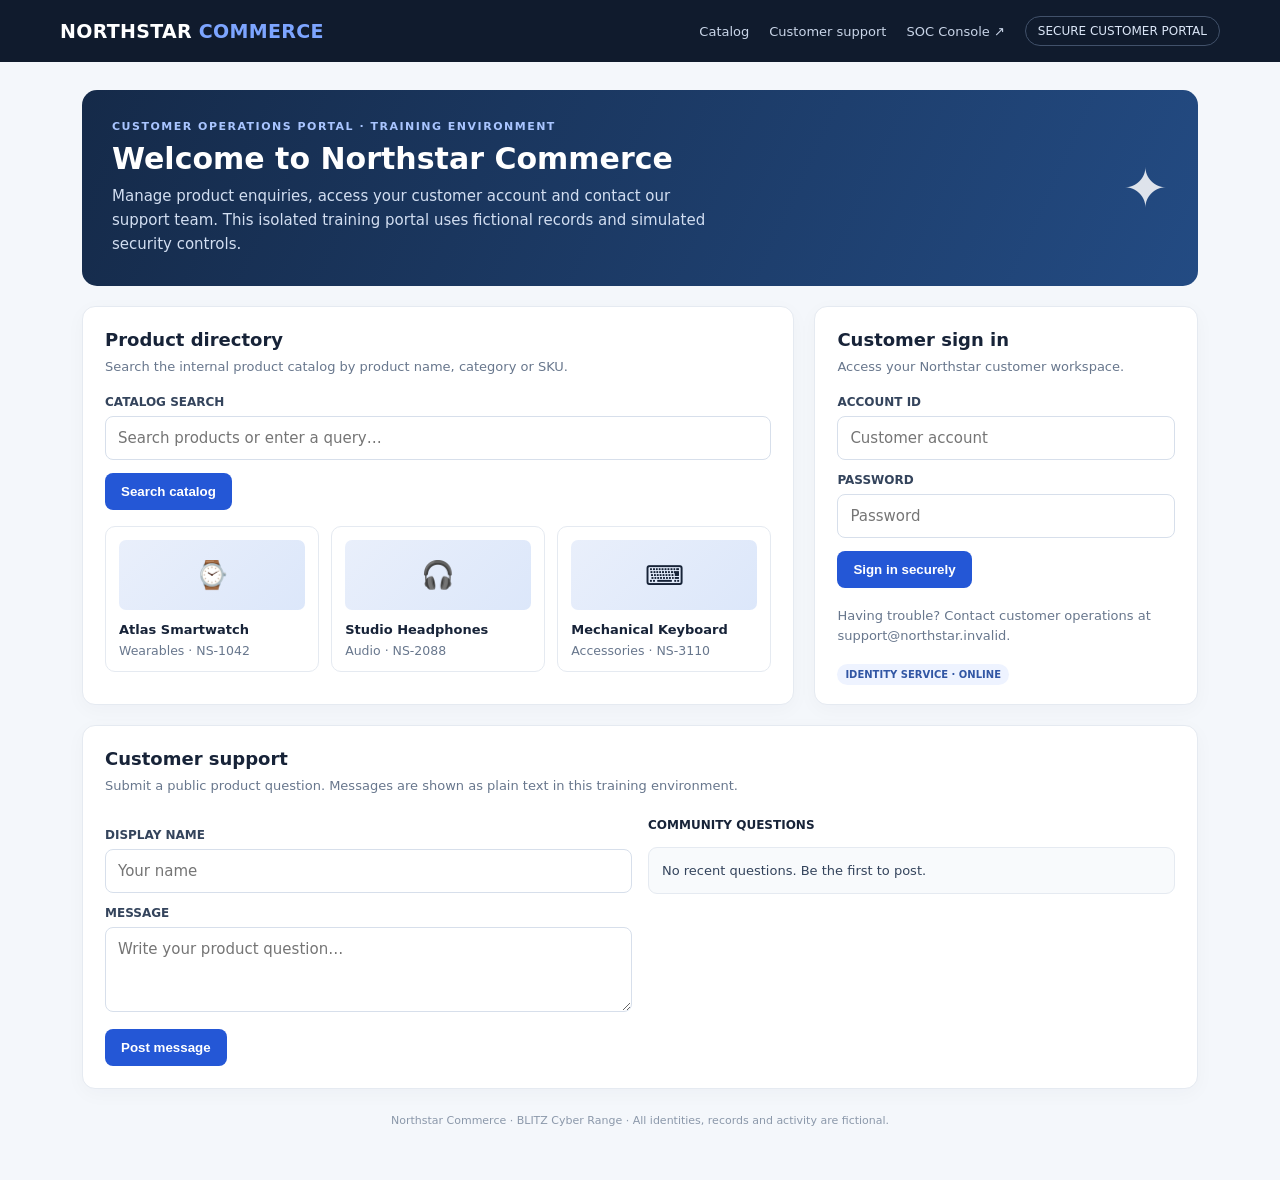
<file: web-threat-hunt/index.html>
<!doctype html>
<html lang="en"><head><meta charset="utf-8"><meta name="viewport" content="width=device-width,initial-scale=1"><title>Northstar Commerce | Secure Portal</title><style>
:root{--navy:#101b2d;--ink:#172338;--muted:#68778d;--line:#e5eaf1;--bg:#f4f7fb;--blue:#2457d6;--green:#13865c;--red:#c83e4d}*{box-sizing:border-box}body{margin:0;background:var(--bg);color:var(--ink);font:15px Inter,system-ui,Segoe UI,Arial,sans-serif}header{background:var(--navy);color:#fff;padding:16px max(22px,calc((100% - 1160px)/2));display:flex;justify-content:space-between;align-items:center;gap:20px}.brand{font-weight:800;letter-spacing:.3px;font-size:19px}.brand span{color:#7da5ff}.nav{display:flex;gap:20px;align-items:center}.nav a{color:#c9d5e8;text-decoration:none;font-size:13px}.pill{border:1px solid #41516a;border-radius:30px;padding:7px 12px;color:#dbe6f7;font-size:12px}.wrap{max-width:1160px;margin:28px auto;padding:0 22px}.hero{background:linear-gradient(115deg,#152a49,#234b83);color:#fff;padding:30px;border-radius:15px;display:flex;justify-content:space-between;align-items:center;gap:24px}.eyebrow{color:#a9c5ff;text-transform:uppercase;letter-spacing:1.5px;font-size:11px;font-weight:700}.hero h1{font-size:30px;margin:8px 0}.hero p{color:#d2def1;max-width:620px;line-height:1.6;margin:0}.hero-mark{font-size:54px;opacity:.85}.layout{display:grid;grid-template-columns:1.3fr .7fr;gap:20px;margin-top:20px}.card{background:#fff;border:1px solid var(--line);border-radius:13px;padding:22px;box-shadow:0 5px 20px #17233808}.card h2{font-size:18px;margin:0 0 7px}.sub{color:var(--muted);font-size:13px;line-height:1.55;margin:0 0 18px}.field{margin:13px 0}.field label{display:block;font-weight:650;font-size:12px;margin-bottom:7px;color:#34445c}input,textarea,select{width:100%;border:1px solid #d7dfeb;border-radius:8px;padding:12px;font:inherit;color:var(--ink);background:#fff;outline:none}input:focus,textarea:focus{border-color:#6d91ed;box-shadow:0 0 0 3px #2457d61a}textarea{min-height:85px;resize:vertical}.btn{border:0;border-radius:8px;background:var(--blue);color:#fff;padding:11px 16px;font-weight:700;cursor:pointer}.btn:hover{filter:brightness(.94)}.btn.secondary{background:#eef3ff;color:#214bb5}.btn.dark{background:#26364d}.result{display:none;margin-top:14px;border-radius:9px;padding:13px;background:#f0f7f3;border:1px solid #cce8d8;color:#176444;font-size:13px;line-height:1.5}.result.show{display:block}.products{display:grid;grid-template-columns:repeat(3,1fr);gap:12px;margin-top:16px}.product{border:1px solid var(--line);border-radius:10px;padding:13px}.product .thumb{height:70px;border-radius:7px;background:linear-gradient(135deg,#e9effb,#dce7fa);display:grid;place-items:center;font-size:27px;margin-bottom:10px}.product b{font-size:13px}.product small{display:block;color:var(--muted);margin-top:5px}.split{display:grid;grid-template-columns:1fr 1fr;gap:16px}.tag{font-size:10px;background:#eef3ff;color:#3156a4;border-radius:20px;padding:5px 8px;font-weight:700}.foot{color:#8b98aa;font-size:11px;text-align:center;padding:25px}.status{display:flex;align-items:center;gap:7px;font-size:12px;color:#c7d6e9}.dot{width:7px;height:7px;background:#42d49a;border-radius:50%;box-shadow:0 0 0 4px #42d49a22}@media(max-width:760px){.layout,.split{grid-template-columns:1fr}.hero-mark{display:none}.products{grid-template-columns:1fr 1fr}.nav a:nth-child(2){display:none}}
</style></head><body>
<header><div class="brand">NORTHSTAR <span>COMMERCE</span></div><nav class="nav"><a href="#catalog">Catalog</a><a href="#support">Customer support</a><a href="soc.html" target="_blank">SOC Console ↗</a><span class="pill">SECURE CUSTOMER PORTAL</span></nav></header>
<main class="wrap"><section class="hero"><div><div class="eyebrow">Customer operations portal · Training environment</div><h1>Welcome to Northstar Commerce</h1><p>Manage product enquiries, access your customer account and contact our support team. This isolated training portal uses fictional records and simulated security controls.</p></div><div class="hero-mark">✦</div></section>
<section class="layout"><div class="card" id="catalog"><h2>Product directory</h2><p class="sub">Search the internal product catalog by product name, category or SKU.</p><div class="field"><label>CATALOG SEARCH</label><input id="search" placeholder="Search products or enter a query…" autocomplete="off"></div><button class="btn" id="searchBtn">Search catalog</button><div id="searchResult" class="result"></div><div class="products" id="products"><div class="product"><div class="thumb">⌚</div><b>Atlas Smartwatch</b><small>Wearables · NS-1042</small></div><div class="product"><div class="thumb">🎧</div><b>Studio Headphones</b><small>Audio · NS-2088</small></div><div class="product"><div class="thumb">⌨️</div><b>Mechanical Keyboard</b><small>Accessories · NS-3110</small></div></div></div>
<aside class="card"><h2>Customer sign in</h2><p class="sub">Access your Northstar customer workspace.</p><div class="field"><label>ACCOUNT ID</label><input id="username" placeholder="Customer account" autocomplete="off"></div><div class="field"><label>PASSWORD</label><input id="password" type="password" placeholder="Password" autocomplete="new-password"></div><button class="btn" id="loginBtn">Sign in securely</button><div id="loginResult" class="result"></div><p class="sub" style="margin-top:18px">Having trouble? Contact customer operations at support@northstar.invalid.</p><span class="tag">IDENTITY SERVICE · ONLINE</span></aside></section>
<section class="card" id="support" style="margin-top:20px"><h2>Customer support</h2><p class="sub">Submit a public product question. Messages are shown as plain text in this training environment.</p><div class="split"><div><div class="field"><label>DISPLAY NAME</label><input id="displayName" placeholder="Your name"></div><div class="field"><label>MESSAGE</label><textarea id="comment" placeholder="Write your product question…"></textarea></div><button class="btn" id="commentBtn">Post message</button></div><div><label style="font-size:12px;font-weight:700">COMMUNITY QUESTIONS</label><div id="comments" class="result show" style="background:#f8fafc;border-color:#e5eaf1;color:#34445c">No recent questions. Be the first to post.</div></div></div></section>
<div class="foot">Northstar Commerce · BLITZ Cyber Range · All identities, records and activity are fictional.</div></main>
<script>
(()=>{const KEY='blitz_web_lab_events_v1';let seq=0,attempts=0;const ipMap={sqli:'198.51.100.23',xss:'203.0.113.77',brute:'192.0.2.44'};function emit(e){const all=JSON.parse(localStorage.getItem(KEY)||'[]');all.push({...e,time:new Date().toISOString(),id:e.id||'EVT-'+Date.now()+'-'+(++seq)});localStorage.setItem(KEY,JSON.stringify(all.slice(-500)));try{new BroadcastChannel('blitz-soc-live').postMessage(all[all.length-1])}catch(_){}}
function show(el,html){el.innerHTML=html;el.classList.add('show')}
document.getElementById('searchBtn').onclick=()=>{const q=document.getElementById('search').value;const el=document.getElementById('searchResult');if(!q.trim()){show(el,'Enter a search term to query the catalog.');return}const suspicious=/(\bor\b\s+['"]?1['"]?\s*=\s*['"]?1|union\s+select|--|\/\*)/i.test(q);if(suspicious){emit({type:'SQL_INJECTION',severity:'HIGH',source_ip:ipMap.sqli,method:'GET',path:'/api/catalog/search',status:500,rule:'WEB-SQLI-01',detail:'SQL syntax anomaly; boolean condition altered catalog query',user_agent:'Mozilla/5.0 (Training Browser)',request:q.slice(0,180),event_code:'WEB-1001'});document.getElementById('products').innerHTML='<div class="product"><div class="thumb">⌚</div><b>Atlas Smartwatch</b><small>NS-1042 · returned</small></div><div class="product"><div class="thumb">🎧</div><b>Studio Headphones</b><small>NS-2088 · returned</small></div><div class="product"><div class="thumb">⌨️</div><b>Mechanical Keyboard</b><small>NS-3110 · returned</small></div>';show(el,'<b>Query anomaly reproduced.</b><br>Catalog returned an unexpectedly broad result set. Training flag: <b>BLITZ{BOOLEAN_QUERY_BYPASS}</b>');}else{emit({type:'CATALOG_SEARCH',severity:'INFO',source_ip:'192.0.2.120',method:'GET',path:'/api/catalog/search',status:200,rule:'WEB-BASELINE-01',detail:'Normal catalog lookup',request:q.slice(0,120),event_code:'WEB-0001'});show(el,'3 catalog records matched your search.');}};
document.getElementById('commentBtn').onclick=()=>{const name=document.getElementById('displayName').value||'Guest';const msg=document.getElementById('comment').value;if(!msg.trim()){alert('Enter a message first.');return}const suspicious=/(<script|<img|onerror\s*=|javascript\s*:|<svg)/i.test(msg);const safe=document.createElement('div');safe.textContent=name+': '+msg;const box=document.getElementById('comments');box.textContent=safe.textContent;box.style.whiteSpace='pre-wrap';if(suspicious){emit({type:'XSS_ATTEMPT',severity:'HIGH',source_ip:ipMap.xss,method:'POST',path:'/support/comments',status:201,rule:'WEB-XSS-02',detail:'HTML/script-like input submitted to public comment field; output encoding control triggered',user_agent:'Mozilla/5.0 (Training Browser)',request:msg.slice(0,180),event_code:'WEB-1002'});show(box,'<b>Comment accepted as inert text.</b><br>Output-encoding alert generated. Training flag: <b>BLITZ{REFLECTED_INPUT_DETECTED}</b>');}else{emit({type:'SUPPORT_COMMENT',severity:'INFO',source_ip:'192.0.2.120',method:'POST',path:'/support/comments',status:201,rule:'WEB-BASELINE-02',detail:'Support comment submitted',request:msg.slice(0,100),event_code:'WEB-0002'});show(box,'Message posted: '+name+' — '+msg.replace(/[&<>]/g,c=>({'&':'&amp;','<':'&lt;','>':'&gt;'}[c])));}};
document.getElementById('loginBtn').onclick=()=>{const u=document.getElementById('username').value||'unknown';const p=document.getElementById('password').value;attempts++;const ok=false;emit({type:'AUTH_FAILURE',severity:attempts>=5?'CRITICAL':'MEDIUM',source_ip:ipMap.brute,method:'POST',path:'/auth/session',status:401,rule:attempts>=5?'AUTH-BRUTE-05':'AUTH-FAIL-01',detail:attempts>=5?'Credential attack threshold exceeded; account lockout simulation':'Invalid credentials for account '+u,event_code:'AUTH-2001',username:u,attempt:attempts,auth_result:'FAIL'});if(attempts>=5){emit({type:'BRUTE_FORCE_DETECTED',severity:'CRITICAL',source_ip:ipMap.brute,method:'POST',path:'/auth/session',status:429,rule:'AUTH-BRUTE-05',detail:'Five consecutive authentication failures; simulated account lockout and detection rule fired',event_code:'AUTH-2005',username:u,failed_attempts:attempts,auth_result:'BLOCKED'});show(document.getElementById('loginResult'),'<b>Security control triggered.</b><br>Repeated failures detected; simulated account lockout applied. Training flag: <b>BLITZ{AUTH_FAILURE_THRESHOLD_5}</b>');}else{show(document.getElementById('loginResult'),'Authentication failed. Attempt '+attempts+' of 5.');}};
})();
</script></body></html>
</file>
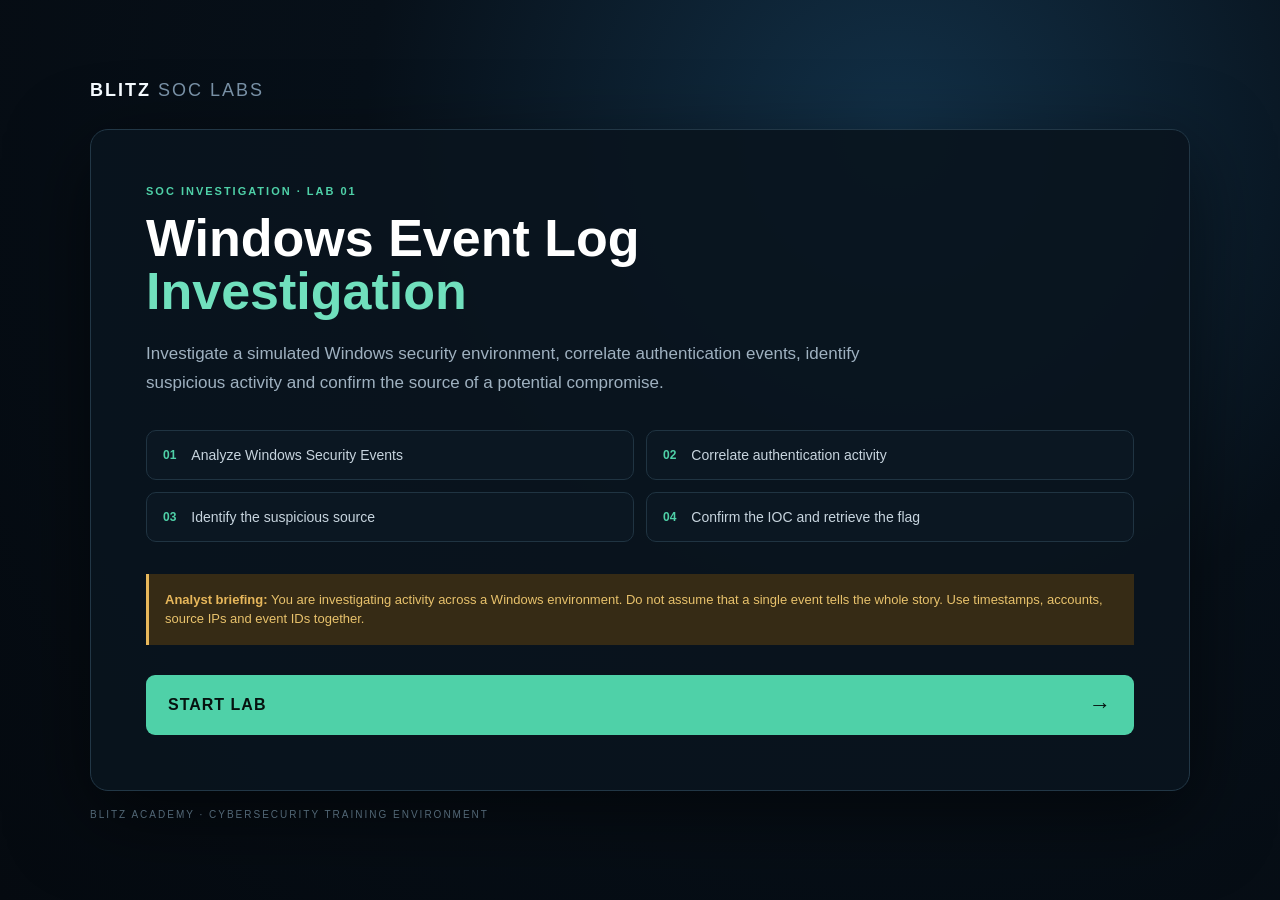
<file: templates/welcome.html>
<!doctype html>
<html>
<head>
<meta charset="utf-8">
<meta name="viewport" content="width=device-width,initial-scale=1">
<title>BLITZ SOC Labs | Lab 01</title>
<link rel="stylesheet" href="/static/style.css">
</head>
<body class="welcome-body">
<div class="welcome-shell">
  <div class="brand">BLITZ <span>SOC LABS</span></div>
  <div class="welcome-card">
    <div class="lab-tag">SOC INVESTIGATION · LAB 01</div>
    <h1>Windows Event Log<br><span>Investigation</span></h1>
    <p class="lead">Investigate a simulated Windows security environment, correlate authentication events, identify suspicious activity and confirm the source of a potential compromise.</p>
    <div class="info-grid">
      <div><b>01</b><span>Analyze Windows Security Events</span></div>
      <div><b>02</b><span>Correlate authentication activity</span></div>
      <div><b>03</b><span>Identify the suspicious source</span></div>
      <div><b>04</b><span>Confirm the IOC and retrieve the flag</span></div>
    </div>
    <div class="warning"><strong>Analyst briefing:</strong> You are investigating activity across a Windows environment. Do not assume that a single event tells the whole story. Use timestamps, accounts, source IPs and event IDs together.</div>
    <a class="start-btn" href="/lab">START LAB <span>→</span></a>
  </div>
  <div class="footer-note">BLITZ ACADEMY · CYBERSECURITY TRAINING ENVIRONMENT</div>
</div>
</body>
</html>
</file>
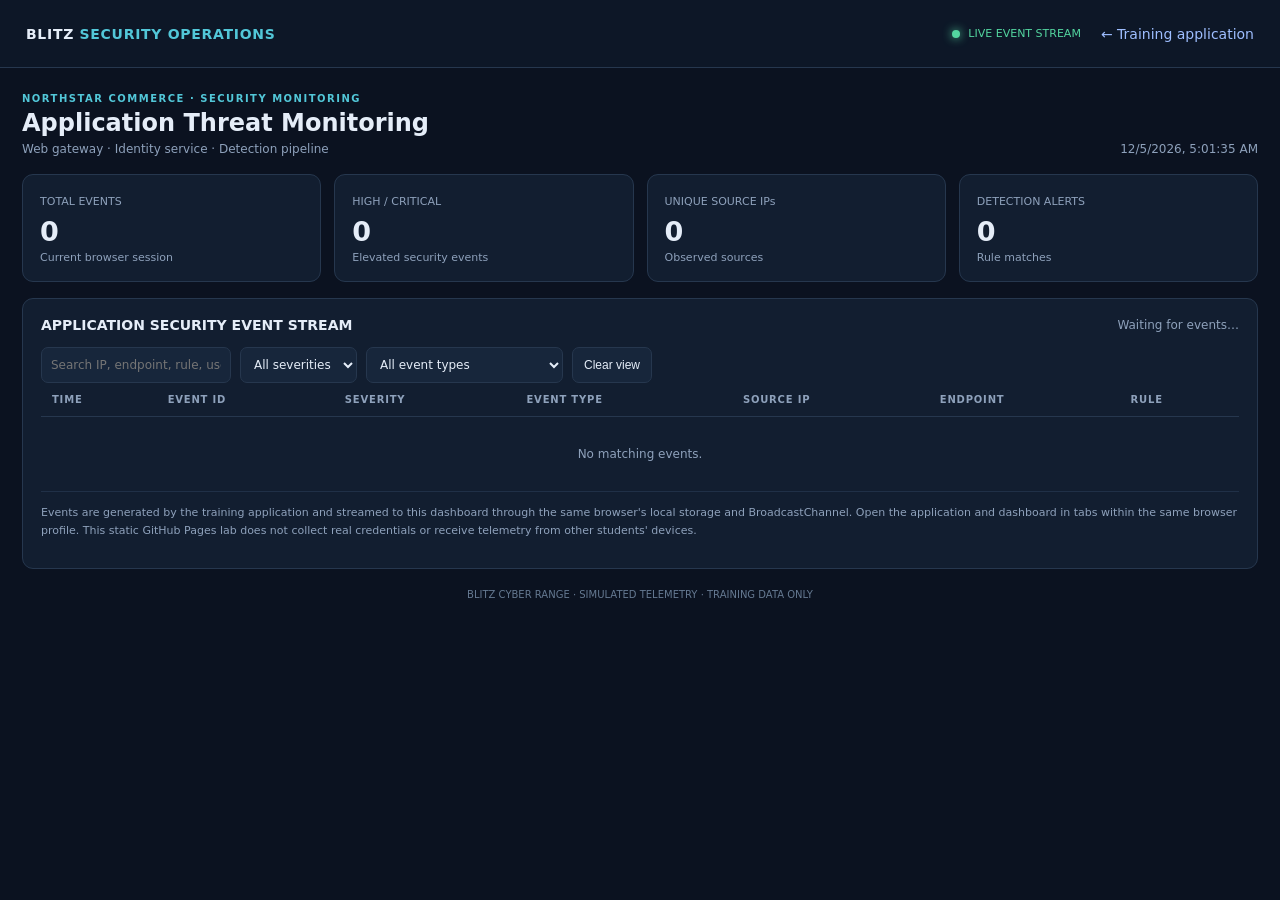
<file: web-threat-hunt/soc.html>
<!doctype html><html lang="en"><head><meta charset="utf-8"><meta name="viewport" content="width=device-width,initial-scale=1"><title>BLITZ SOC | Northstar Security Operations</title><style>
:root{--bg:#0b1220;--panel:#121e30;--panel2:#17263b;--line:#26374e;--text:#e5edf8;--muted:#8ea1bb;--cyan:#52c7d8;--red:#ff6577;--amber:#f3b75d;--green:#53d6a0}*{box-sizing:border-box}body{margin:0;background:var(--bg);color:var(--text);font:14px Inter,system-ui,Segoe UI,Arial}header{height:68px;border-bottom:1px solid var(--line);display:flex;align-items:center;justify-content:space-between;padding:0 26px;background:#0d1727;position:sticky;top:0;z-index:2}.brand{font-weight:850;letter-spacing:.7px}.brand span{color:var(--cyan)}a{color:#9ebeff;text-decoration:none}.live{font-size:11px;color:var(--green);display:flex;gap:8px;align-items:center}.dot{width:8px;height:8px;background:var(--green);border-radius:50%;box-shadow:0 0 10px var(--green)}main{max-width:1300px;margin:25px auto;padding:0 22px}.topline{display:flex;justify-content:space-between;align-items:end;margin-bottom:18px}.eyebrow{font-size:10px;letter-spacing:1.5px;color:var(--cyan);font-weight:700}.topline h1{font-size:24px;margin:5px 0}.muted{color:var(--muted);font-size:12px}.metrics{display:grid;grid-template-columns:repeat(4,1fr);gap:13px}.metric,.panel{background:var(--panel);border:1px solid var(--line);border-radius:11px}.metric{padding:17px}.metric small{color:var(--muted);font-size:11px}.metric strong{display:block;font-size:27px;margin-top:8px}.metric .cap{font-size:11px;color:var(--muted);margin-top:4px}.panel{margin-top:16px;padding:18px}.panelhead{display:flex;justify-content:space-between;align-items:center;margin-bottom:14px}.panelhead h2{font-size:14px;margin:0}.filters{display:flex;gap:9px;flex-wrap:wrap}.filters input,.filters select{background:var(--panel2);border:1px solid var(--line);color:var(--text);padding:9px;border-radius:7px;font:inherit;font-size:12px}.filters input{min-width:190px}.btn{border:1px solid var(--line);background:var(--panel2);color:var(--text);border-radius:7px;padding:8px 11px;cursor:pointer;font-size:12px}.tablewrap{overflow:auto}table{width:100%;border-collapse:collapse;min-width:850px}th{text-align:left;color:var(--muted);font-size:10px;letter-spacing:.8px;padding:11px;border-bottom:1px solid var(--line)}td{padding:12px 11px;border-bottom:1px solid #203047;font-size:12px}tr.event{cursor:pointer}tr.event:hover{background:#192a40}.sev{font-size:10px;font-weight:800;padding:4px 7px;border-radius:4px}.HIGH,.CRITICAL{background:#48212b;color:#ff9aa7}.MEDIUM{background:#49371e;color:#ffd28a}.INFO{background:#173b42;color:#8be1e8}.detail{display:none;background:#0e1929;border:1px solid var(--line);border-radius:8px;padding:14px;margin-top:12px;font-size:12px;line-height:1.8;white-space:pre-wrap;overflow-wrap:anywhere}.detail.show{display:block}.empty{text-align:center;color:var(--muted);padding:30px}.foot{padding:20px;text-align:center;color:#657991;font-size:10px}.notice{color:var(--muted);font-size:11px;margin-top:12px;line-height:1.6}@media(max-width:760px){.metrics{grid-template-columns:1fr 1fr}.topline{align-items:start;gap:10px;flex-direction:column}}
</style></head><body><header><div class="brand">BLITZ <span>SECURITY OPERATIONS</span></div><div style="display:flex;gap:20px;align-items:center"><div class="live"><i class="dot"></i> LIVE EVENT STREAM</div><a href="index.html">← Training application</a></div></header><main><div class="topline"><div><div class="eyebrow">NORTHSTAR COMMERCE · SECURITY MONITORING</div><h1>Application Threat Monitoring</h1><div class="muted">Web gateway · Identity service · Detection pipeline</div></div><div class="muted" id="clock">--:--:--</div></div>
<div class="metrics"><div class="metric"><small>TOTAL EVENTS</small><strong id="total">0</strong><div class="cap">Current browser session</div></div><div class="metric"><small>HIGH / CRITICAL</small><strong id="high">0</strong><div class="cap">Elevated security events</div></div><div class="metric"><small>UNIQUE SOURCE IPs</small><strong id="ips">0</strong><div class="cap">Observed sources</div></div><div class="metric"><small>DETECTION ALERTS</small><strong id="alerts">0</strong><div class="cap">Rule matches</div></div></div>
<section class="panel"><div class="panelhead"><h2>APPLICATION SECURITY EVENT STREAM</h2><div class="muted" id="streamStatus">Waiting for events…</div></div><div class="filters"><input id="search" placeholder="Search IP, endpoint, rule, username"><select id="severity"><option value="">All severities</option><option>CRITICAL</option><option>HIGH</option><option>MEDIUM</option><option>INFO</option></select><select id="type"><option value="">All event types</option><option>SQL_INJECTION</option><option>XSS_ATTEMPT</option><option>AUTH_FAILURE</option><option>BRUTE_FORCE_DETECTED</option></select><button class="btn" id="clear">Clear view</button></div><div class="tablewrap"><table><thead><tr><th>TIME</th><th>EVENT ID</th><th>SEVERITY</th><th>EVENT TYPE</th><th>SOURCE IP</th><th>ENDPOINT</th><th>RULE</th></tr></thead><tbody id="rows"><tr><td colspan="7" class="empty">No events yet. Perform an action in the training application.</td></tr></tbody></table></div><div class="detail" id="detail">Select an event to inspect its details.</div><p class="notice">Events are generated by the training application and streamed to this dashboard through the same browser's local storage and BroadcastChannel. Open the application and dashboard in tabs within the same browser profile. This static GitHub Pages lab does not collect real credentials or receive telemetry from other students' devices.</p></section><div class="foot">BLITZ CYBER RANGE · SIMULATED TELEMETRY · TRAINING DATA ONLY</div></main>
<script>
(()=>{const KEY='blitz_web_lab_events_v1';let events=JSON.parse(localStorage.getItem(KEY)||'[]');let visible=events.slice().reverse();const $=id=>document.getElementById(id);function esc(s){return String(s??'').replace(/[&<>"']/g,c=>({'&':'&amp;','<':'&lt;','>':'&gt;','"':'&quot;',"'":'&#39;'}[c]))}function render(){const q=$('search').value.toLowerCase(),sev=$('severity').value,typ=$('type').value;const filtered=visible.filter(e=>(!q||JSON.stringify(e).toLowerCase().includes(q))&&(!sev||e.severity===sev)&&(!typ||e.type===typ));$('rows').innerHTML=filtered.length?filtered.map((e,i)=>'<tr class="event" data-i="'+i+'"><td>'+new Date(e.time).toLocaleTimeString()+'</td><td>'+esc(e.event_code||e.id)+'</td><td><span class="sev '+esc(e.severity)+'">'+esc(e.severity)+'</span></td><td>'+esc(e.type)+'</td><td>'+esc(e.source_ip)+'</td><td>'+esc(e.path)+'</td><td>'+esc(e.rule)+'</td></tr>').join(''):'<tr><td colspan="7" class="empty">No matching events.</td></tr>';$('total').textContent=events.length;$('high').textContent=events.filter(e=>['HIGH','CRITICAL'].includes(e.severity)).length;$('ips').textContent=new Set(events.map(e=>e.source_ip)).size;$('alerts').textContent=events.filter(e=>['SQL_INJECTION','XSS_ATTEMPT','BRUTE_FORCE_DETECTED'].includes(e.type)).length;$('streamStatus').textContent=events.length?'Receiving simulated telemetry':'Waiting for events…';document.querySelectorAll('tr.event').forEach(tr=>tr.onclick=()=>{const e=filtered[Number(tr.dataset.i)];$('detail').textContent=JSON.stringify(e,null,2);$('detail').classList.add('show')})}
function sync(){const fresh=JSON.parse(localStorage.getItem(KEY)||'[]');if(fresh.length!==events.length){events=fresh;visible=events.slice().reverse();render()}}try{const ch=new BroadcastChannel('blitz-soc-live');ch.onmessage=()=>sync()}catch(_){}window.addEventListener('storage',e=>{if(e.key===KEY)sync()});setInterval(sync,500);setInterval(()=>$('clock').textContent=new Date().toLocaleString(),1000);['search','severity','type'].forEach(id=>$(id).addEventListener('input',render));$('clear').onclick=()=>{$('search').value='';$('severity').value='';$('type').value='';$('detail').classList.remove('show');render()};render();
})();
</script></body></html>
</file>
<file: static/style.css>
*{box-sizing:border-box}body{margin:0;font-family:Inter,Segoe UI,Arial,sans-serif;background:#071019;color:#dce7f0}a{text-decoration:none}.welcome-body{min-height:100vh;background:radial-gradient(circle at 70% 15%,#123047 0,#071019 45%,#050a10 100%);display:flex;align-items:center;justify-content:center}.welcome-shell{width:min(1100px,92%)}.brand{font-weight:900;letter-spacing:2px;color:#f5fbff;font-size:18px;margin-bottom:28px}.brand span{font-weight:500;color:#7890a5}.welcome-card{border:1px solid #223746;background:rgba(9,20,30,.92);border-radius:18px;padding:55px;box-shadow:0 25px 80px #0008}.lab-tag{font-size:11px;letter-spacing:2px;color:#4fd1a8;font-weight:800;margin-bottom:15px}.welcome-card h1{font-size:52px;line-height:1.02;margin:0 0 22px;color:#fff}.welcome-card h1 span{color:#70e0bd}.lead{font-size:17px;line-height:1.7;color:#9fb1c0;max-width:780px}.info-grid{display:grid;grid-template-columns:1fr 1fr;gap:12px;margin:32px 0}.info-grid div{border:1px solid #203442;background:#0b1722;padding:16px;border-radius:10px;display:flex;gap:15px;align-items:center}.info-grid b{color:#4fd1a8;font-size:12px}.info-grid span{color:#c7d4de;font-size:14px}.warning{background:#0b1c24;border-left:3px solid #e7b75b;padding:16px;color:#93a8b7;line-height:1.5;font-size:13px}.warning strong{color:#e7b75b}.start-btn{display:flex;justify-content:space-between;align-items:center;margin-top:30px;padding:17px 22px;background:#4fd1a8;color:#06120f;font-weight:900;border-radius:9px;letter-spacing:1px}.start-btn span{font-size:22px}.footer-note{font-size:10px;color:#526776;letter-spacing:2px;margin-top:18px}.lab-body{background:#071019;min-height:100vh}.topbar{height:62px;background:#09141e;border-bottom:1px solid #1c303e;display:flex;align-items:center;padding:0 22px;gap:25px}.brand.small{margin:0;font-size:15px}.lab-title{font-size:12px;letter-spacing:1.2px;color:#8da2b1;flex:1}.live{font-size:10px;color:#5bd8b2;letter-spacing:1px}.live i{display:inline-block;width:7px;height:7px;background:#5bd8b2;border-radius:50%;margin-right:6px}.dashboard{padding:18px}.stats{display:grid;grid-template-columns:repeat(5,1fr);gap:12px;margin-bottom:14px}.stat{background:#0b1722;border:1px solid #1d3341;border-radius:9px;padding:15px 18px}.stat span{display:block;font-size:9px;letter-spacing:1.4px;color:#6f8797}.stat b{font-size:25px;color:#e9f2f7;display:block;margin-top:6px}.stat.danger b{color:#ef7777}.stat.success b{color:#58d4a9}.stat.warning b{color:#e6bd64}.toolbar{display:flex;gap:8px;background:#0b1722;border:1px solid #1d3341;padding:10px;border-radius:9px;margin-bottom:14px}.toolbar input,.toolbar select,.action-panel input{background:#071019;border:1px solid #243b4a;color:#dce7f0;padding:10px;border-radius:6px;outline:none}.search-wrap{display:flex;align-items:center;background:#071019;border:1px solid #243b4a;border-radius:6px;flex:1}.search-wrap span{padding-left:10px;color:#6f8797}.search-wrap input{border:0;flex:1}.toolbar button,.action-panel button,.modal-card button{background:#4fd1a8;color:#06120f;border:0;border-radius:6px;padding:0 15px;font-weight:800;font-size:11px}.toolbar .ghost{background:#172631;color:#9fb1c0}.workspace{display:grid;grid-template-columns:minmax(0,1fr) 340px;gap:14px}.panel{background:#0b1722;border:1px solid #1d3341;border-radius:9px;overflow:hidden}.panel-head{padding:15px 17px;border-bottom:1px solid #1d3341;display:flex;justify-content:space-between;align-items:center}.panel-head h2,.action-panel h2{font-size:14px;margin:0;color:#f1f6f9}.panel-head p,.action-panel p{margin:5px 0 0;font-size:11px;color:#718797}.legend{font-size:10px;color:#7e95a4;display:flex;gap:8px;align-items:center}.dot{width:7px;height:7px;border-radius:50%;display:inline-block}.dot.red{background:#e86d72}.dot.amber{background:#e3b45e}.dot.green{background:#52cda6}.table-wrap{overflow:auto;height:calc(100vh - 285px);min-height:470px}table{width:100%;border-collapse:collapse;font-size:11px}th{position:sticky;top:0;background:#0e1e2a;color:#708897;text-align:left;font-size:9px;letter-spacing:1px;padding:11px 10px;border-bottom:1px solid #203744}td{padding:10px;border-bottom:1px solid #152934;color:#aebfca;white-space:nowrap}tbody tr{cursor:pointer}tbody tr:hover{background:#10222f}td.message{max-width:380px;overflow:hidden;text-overflow:ellipsis}.mono{font-family:Consolas,monospace;color:#78b8d4}.badge{font-size:9px;padding:4px 6px;border-radius:4px}.failure-audit{color:#ef8b8f;background:#381b20}.warning{color:#e8c26c;background:#362b15}.information{color:#65cda9;background:#123027}.pagination{height:48px;display:flex;align-items:center;justify-content:center;gap:18px;border-top:1px solid #1d3341}.pagination button{background:#142633;color:#9fb1c0;border:1px solid #28404e;padding:7px 11px;border-radius:5px;font-size:9px}.pagination button:disabled{opacity:.3}.pagination span{font-size:10px;color:#6f8797}.side{display:flex;flex-direction:column;gap:14px}.detail-panel{min-height:430px}.empty{padding:30px 18px;color:#536a79;font-size:12px;line-height:1.6}.detail-row{display:flex;justify-content:space-between;gap:12px;padding:10px 16px;border-bottom:1px solid #152934;font-size:10px}.detail-row span{color:#6f8797}.detail-row b{color:#d9e5eb;text-align:right}.event-code{color:#6ed6b5!important}.detail-message{padding:14px 16px}.detail-message span,.action-panel label{font-size:9px;letter-spacing:1px;color:#6f8797}.detail-message p{font-size:11px;color:#9fb1c0;line-height:1.5}.action-panel{padding:17px}.action-panel p{line-height:1.5;margin-bottom:17px}.action-panel label{display:block;margin-bottom:7px}.action-panel input{width:100%;margin-bottom:9px}.action-panel button{height:38px;width:100%}#actionMsg{font-size:10px;margin-top:9px}.ok{color:#5bd8b2}.error{color:#e98282}.modal{position:fixed;inset:0;background:#02070bd9;display:flex;align-items:center;justify-content:center;z-index:10}.hidden{display:none}.modal-card{width:min(500px,90%);background:#0b1722;border:1px solid #2b4c5b;border-radius:15px;padding:40px;text-align:center;box-shadow:0 25px 80px #000}.success-icon{margin:auto auto 18px;width:45px;height:45px;border-radius:50%;background:#123a31;color:#5bd8b2;display:flex;align-items:center;justify-content:center;font-size:22px}.modal-card h2{margin:5px 0 10px;color:#fff}.modal-card p{color:#8ea3b1;font-size:12px;line-height:1.6}.flag{font-family:Consolas,monospace;color:#66ddb8;background:#071019;border:1px dashed #315b50;padding:16px;margin:22px 0;word-break:break-all}.modal-card button{height:38px;padding:0 30px}@media(max-width:1000px){.workspace{grid-template-columns:1fr}.side{display:grid;grid-template-columns:1fr 1fr}.stats{grid-template-columns:repeat(3,1fr)}}@media(max-width:700px){.welcome-card{padding:28px}.welcome-card h1{font-size:38px}.info-grid,.stats,.side{grid-template-columns:1fr}.toolbar{flex-wrap:wrap}.search-wrap{min-width:100%}.lab-title{display:none}}
</file>
